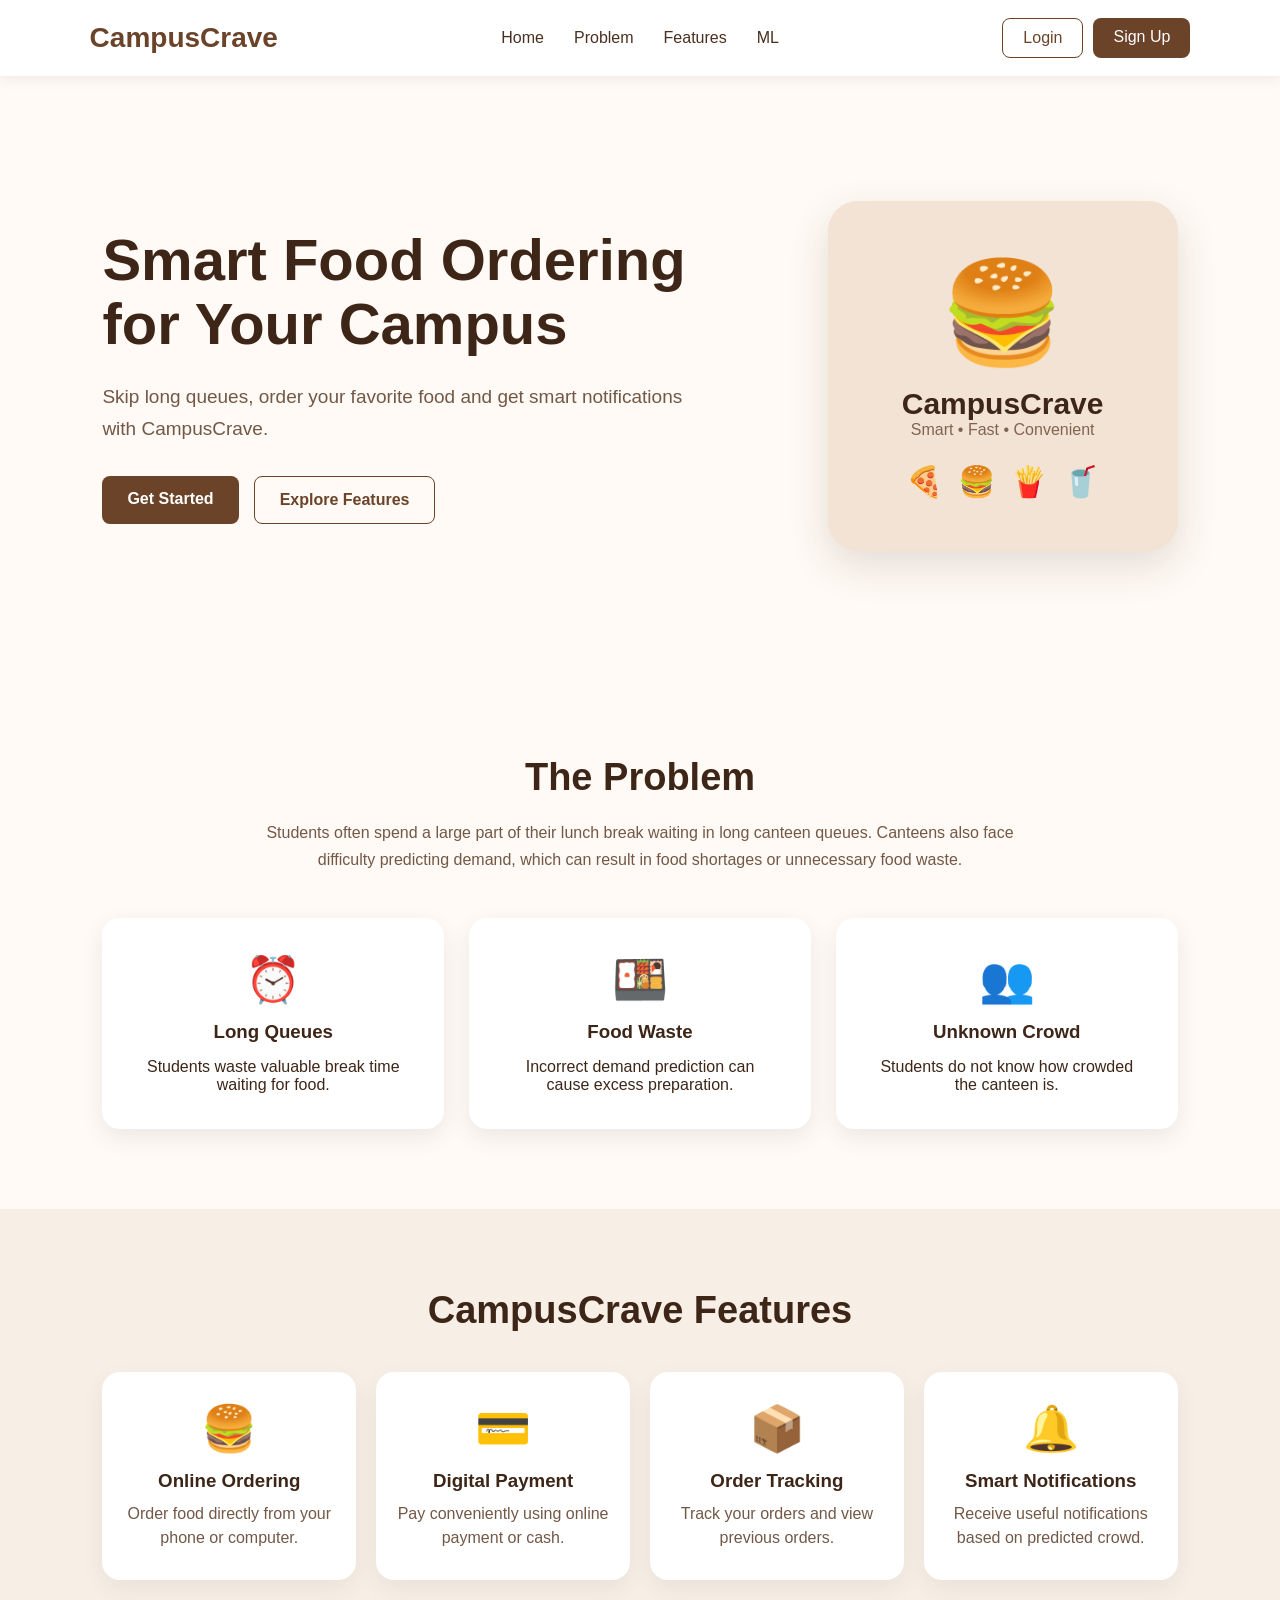
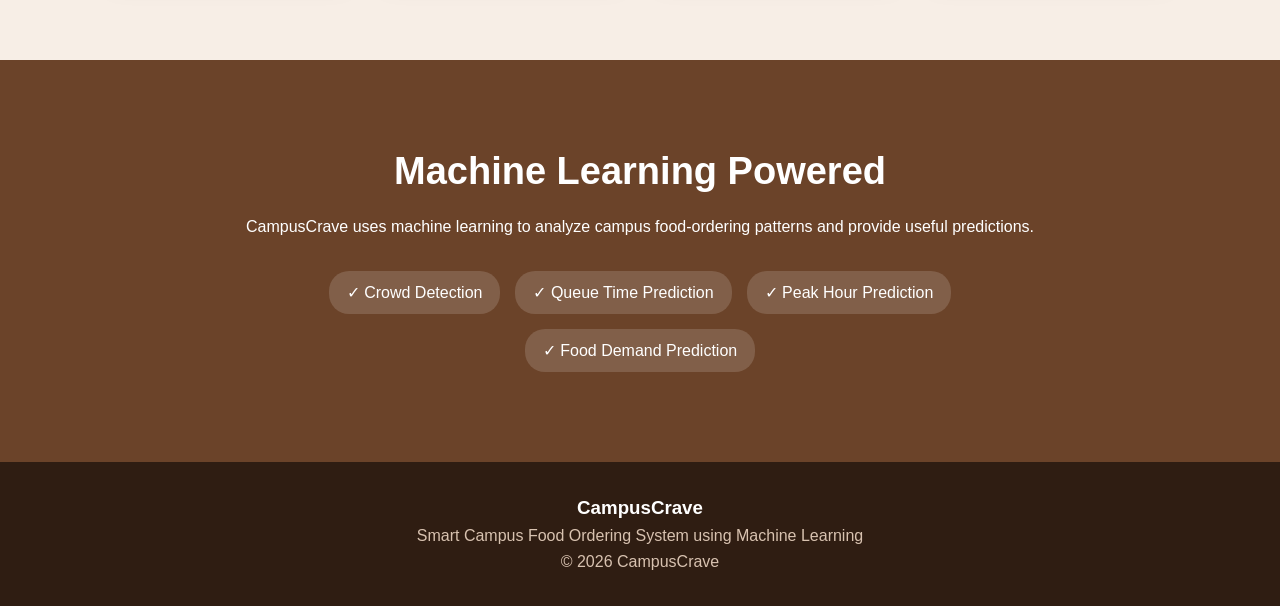
<file: index.html>
<!DOCTYPE html>
<html lang="en">
<head>
    <meta charset="UTF-8">
    <meta name="viewport" content="width=device-width, initial-scale=1.0">
    <title>CampusCrave - Smart Campus Food Ordering</title>
    <link rel="stylesheet" href="style.css">
</head>

<body>

<header class="navbar">
    <div class="logo">CampusCrave</div>

    <nav>
        <a href="index.html">Home</a>
        <a href="#problem">Problem</a>
        <a href="#features">Features</a>
        <a href="#ml">ML</a>
    </nav>

    <div class="nav-buttons">
        <a href="login.html" class="login-btn">Login</a>
        <a href="signup.html" class="signup-btn">Sign Up</a>
    </div>
</header>

<section class="hero">

    <div class="hero-content">
        <h1>Smart Food Ordering<br>for Your Campus</h1>

        <p>
            Skip long queues, order your favorite food and get
            smart notifications with CampusCrave.
        </p>

        <div class="hero-buttons">
            <a href="signup.html" class="primary-btn">Get Started</a>
            <a href="#features" class="secondary-btn">Explore Features</a>
        </div>
    </div>

    <div class="hero-card">
        <div class="food-icon">🍔</div>
        <h3>CampusCrave</h3>
        <p>Smart • Fast • Convenient</p>

        <div class="mini-foods">
            <span>🍕</span>
            <span>🍔</span>
            <span>🍟</span>
            <span>🥤</span>
        </div>
    </div>

</section>


<section id="problem" class="section">

    <h2>The Problem</h2>

    <p class="section-text">
        Students often spend a large part of their lunch break waiting
        in long canteen queues. Canteens also face difficulty predicting
        demand, which can result in food shortages or unnecessary food waste.
    </p>

    <div class="problem-grid">

        <div class="info-card">
            <span>⏰</span>
            <h3>Long Queues</h3>
            <p>Students waste valuable break time waiting for food.</p>
        </div>

        <div class="info-card">
            <span>🍱</span>
            <h3>Food Waste</h3>
            <p>Incorrect demand prediction can cause excess preparation.</p>
        </div>

        <div class="info-card">
            <span>👥</span>
            <h3>Unknown Crowd</h3>
            <p>Students do not know how crowded the canteen is.</p>
        </div>

    </div>

</section>


<section id="features" class="section features-section">

    <h2>CampusCrave Features</h2>

    <div class="feature-grid">

        <div class="feature-card">
            <div>🍔</div>
            <h3>Online Ordering</h3>
            <p>Order food directly from your phone or computer.</p>
        </div>

        <div class="feature-card">
            <div>💳</div>
            <h3>Digital Payment</h3>
            <p>Pay conveniently using online payment or cash.</p>
        </div>

        <div class="feature-card">
            <div>📦</div>
            <h3>Order Tracking</h3>
            <p>Track your orders and view previous orders.</p>
        </div>

        <div class="feature-card">
            <div>🔔</div>
            <h3>Smart Notifications</h3>
            <p>Receive useful notifications based on predicted crowd.</p>
        </div>

    </div>

</section>


<section id="ml" class="ml-section">

    <div class="ml-content">

        <h2>Machine Learning Powered</h2>

        <p>
            CampusCrave uses machine learning to analyze campus
            food-ordering patterns and provide useful predictions.
        </p>

        <div class="ml-list">
            <span>✓ Crowd Detection</span>
            <span>✓ Queue Time Prediction</span>
            <span>✓ Peak Hour Prediction</span>
            <span>✓ Food Demand Prediction</span>
        </div>

    </div>

</section>


<footer>
    <h3>CampusCrave</h3>
    <p>Smart Campus Food Ordering System using Machine Learning</p>
    <p>© 2026 CampusCrave</p>
</footer>

</body>
</html>
</file>
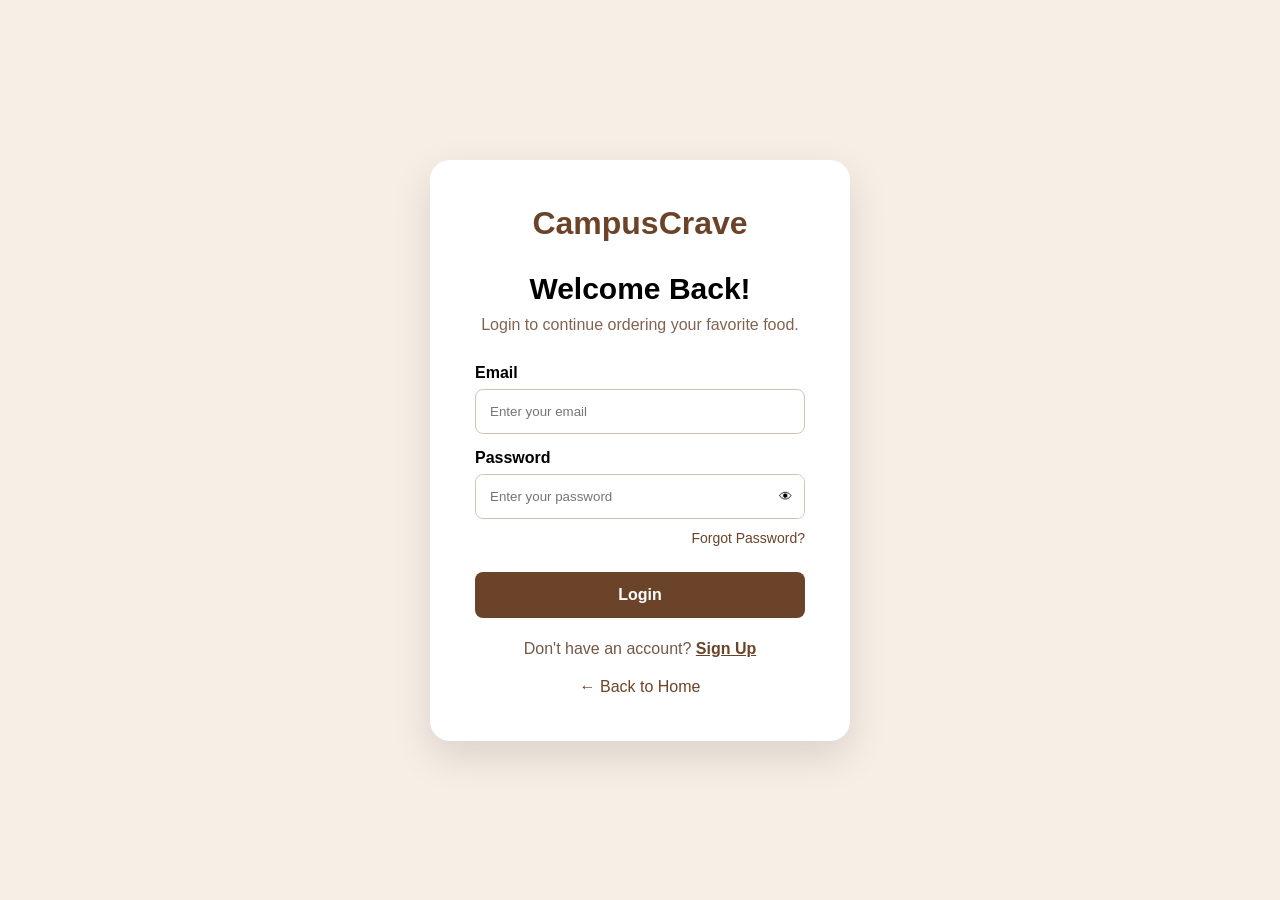
<file: cart.html>
<!DOCTYPE html>
<html lang="en">
<head>
    <meta charset="UTF-8">
    <meta name="viewport" content="width=device-width, initial-scale=1.0">
    <title>Cart - CampusCrave</title>
    <link rel="stylesheet" href="cart.css">
</head>

<body>

    <!-- NAVBAR -->
    <nav class="navbar">
        <div class="logo">CampusCrave</div>

        <div class="nav-links">
            <a href="dashboard.html">Dashboard</a>
            <a href="menu.html">Menu</a>
            <a href="orders.html">My Orders</a>
        </div>

        <div class="nav-right">
            <a href="cart.html" class="cart-link">
                🛒 Cart
                <span id="cartCount">0</span>
            </a>

            <button class="logout-btn" onclick="logout()">Logout</button>
        </div>
    </nav>


    <!-- CART SECTION -->
    <main class="cart-container">

        <div class="page-heading">
            <h1>🛒 Your Cart</h1>
            <p>Review your items before placing your order.</p>
        </div>


        <!-- CART CONTENT -->
        <div id="cartContent">

            <div id="cartItems" class="cart-items">
                <!-- Cart items will appear here -->
            </div>


            <!-- CART SUMMARY -->
            <div class="cart-summary">

                <h2>Order Summary</h2>

                <div class="summary-row">
                    <span>Items</span>
                    <span id="summaryItems">0</span>
                </div>

                <div class="summary-row">
                    <span>Subtotal</span>
                    <span>₹<span id="subtotal">0.00</span></span>
                </div>

                <div class="summary-row">
                    <span>Delivery Fee</span>
                    <span>₹<span id="deliveryFee">0.00</span></span>
                </div>

                <hr>

                <div class="summary-total">
                    <span>Total</span>
                    <span>₹<span id="totalPrice">0.00</span></span>
                </div>

                <button class="checkout-btn" onclick="proceedToPayment()">
                    Proceed to Payment →
                </button>

                <button class="clear-btn" onclick="clearCart()">
                    Clear Cart
                </button>

            </div>

        </div>


        <!-- EMPTY CART -->
        <div id="emptyCart" class="empty-cart">

            <div class="empty-icon">🛒</div>

            <h2>Your cart is empty</h2>

            <p>
                Looks like you haven't added anything to your cart yet.
            </p>

            <button onclick="goToMenu()">
                Browse Menu
            </button>

        </div>

    </main>


    <!-- FOOTER -->
    <footer>
        <p>© 2026 CampusCrave | Smart Campus Food Ordering</p>
    </footer>


    <script src="cart.js"></script>

</body>
</html>
</file>
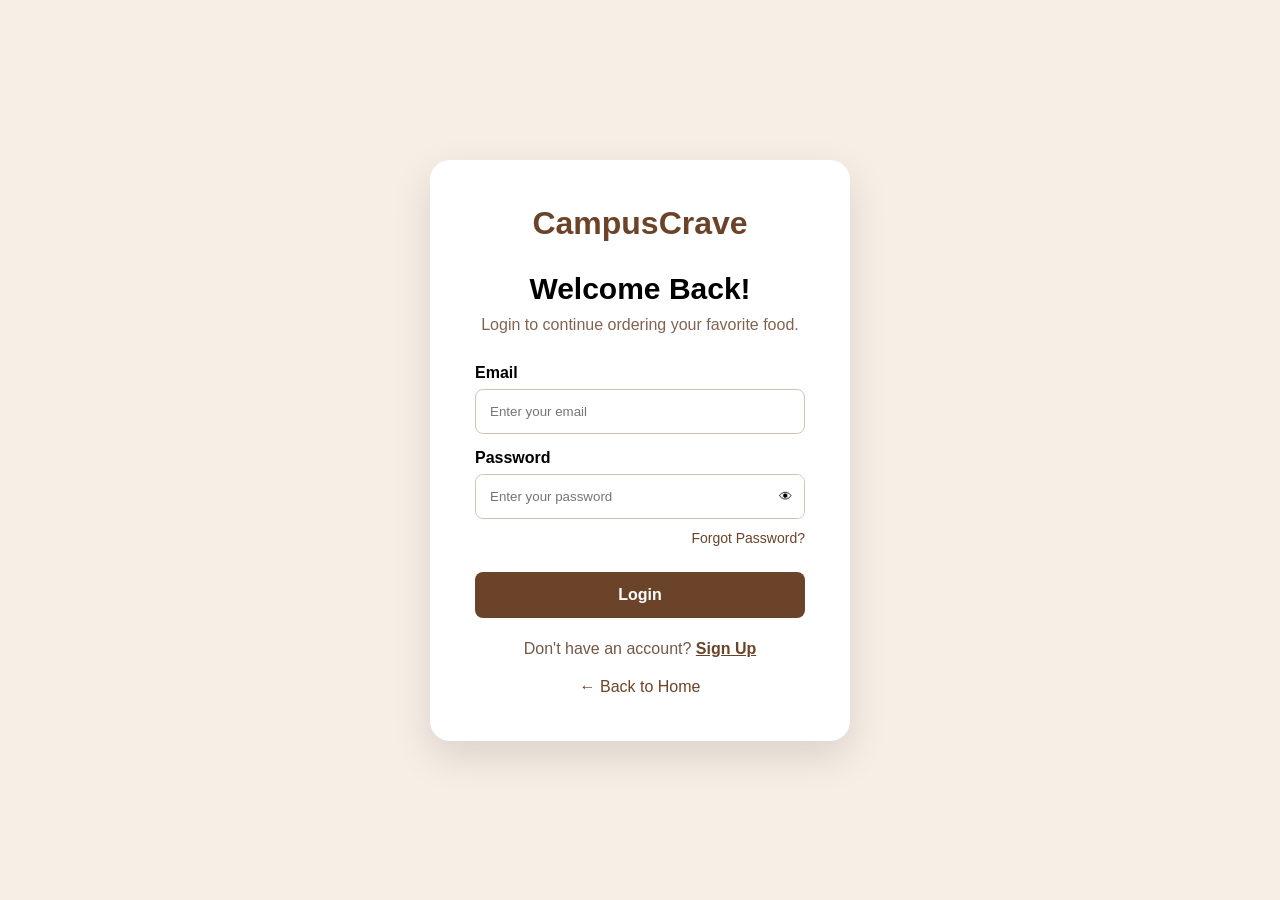
<file: dashboard.html>
<!DOCTYPE html>
<html lang="en">

<head>

    <meta charset="UTF-8">

    <meta
        name="viewport"
        content="width=device-width, initial-scale=1.0"
    >

    <title>CampusCrave | Dashboard</title>

    <link
        href="https://fonts.googleapis.com/css2?family=Poppins:wght@300;400;500;600;700&display=swap"
        rel="stylesheet"
    >

    <link
        rel="stylesheet"
        href="https://cdnjs.cloudflare.com/ajax/libs/font-awesome/6.5.1/css/all.min.css"
    >


    <style>

        /* =====================================================
           RESET
        ===================================================== */

        * {
            margin: 0;
            padding: 0;
            box-sizing: border-box;
        }

        html {
            scroll-behavior: smooth;
        }

        body {
            font-family: 'Poppins', sans-serif;
            background: #f7f7f7;
            color: #222;
            min-height: 100vh;
        }


        /* =====================================================
           NAVBAR
        ===================================================== */

        .navbar {
            width: 100%;
            height: 72px;

            background: #ffffff;

            display: flex;
            align-items: center;
            justify-content: space-between;

            padding: 0 7%;

            border-bottom: 1px solid #eeeeee;

            position: sticky;
            top: 0;
            z-index: 1000;
        }

        .logo {
            font-size: 23px;
            font-weight: 700;
            color: #ff5a36;
        }

        .nav-links {
            display: flex;
            align-items: center;
            gap: 30px;
        }

        .nav-links a {
            text-decoration: none;
            color: #444;

            font-size: 14px;
            font-weight: 500;

            transition: 0.3s;
        }

        .nav-links a:hover {
            color: #ff5a36;
        }

        #cartCount {
            display: inline-flex;

            align-items: center;
            justify-content: center;

            min-width: 20px;
            height: 20px;

            padding: 0 5px;

            margin-left: 4px;

            background: #ff5a36;
            color: white;

            border-radius: 50px;

            font-size: 11px;
            font-weight: 600;
        }

        .logout-btn {
            border: none;

            background: #ff5a36;
            color: white;

            padding: 10px 20px;

            border-radius: 8px;

            font-family: inherit;
            font-size: 13px;
            font-weight: 500;

            cursor: pointer;

            transition: 0.3s;
        }

        .logout-btn:hover {
            background: #e94d2c;
        }


        /* =====================================================
           DASHBOARD HEADER
        ===================================================== */

        .dashboard-header {
            width: 86%;
            max-width: 1250px;

            margin: 42px auto 32px;

            padding: 42px 45px;

            background: linear-gradient(
                135deg,
                #fff1eb,
                #fffaf8
            );

            border-radius: 18px;

            border: 1px solid #ffe2d8;
        }

        .small-title {
            color: #ff5a36;

            font-size: 14px;
            font-weight: 600;

            margin-bottom: 7px;
        }

        .dashboard-header h1 {
            font-size: 32px;
            font-weight: 700;

            color: #222;

            margin-bottom: 6px;
        }

        .dashboard-header h1 span {
            color: #ff5a36;
        }

        .dashboard-header > div > p:last-child {
            color: #777;

            font-size: 14px;
        }


        /* =====================================================
           SECTIONS
        ===================================================== */

        .section {
            width: 86%;
            max-width: 1250px;

            margin: 0 auto 45px;
        }

        .section-heading {
            margin-bottom: 20px;
        }

        .section-heading h2 {
            font-size: 22px;
            font-weight: 600;

            color: #222;

            margin-bottom: 5px;
        }

        .section-heading p {
            color: #888;

            font-size: 13px;
        }


        /* =====================================================
           QUICK GRID
        ===================================================== */

        .quick-grid {
            display: grid;

            grid-template-columns: repeat(3, 1fr);

            gap: 22px;

            width: 100%;
        }


        /* =====================================================
           CARDS
        ===================================================== */

        .quick-card {
            background: #ffffff;

            border: 1px solid #eeeeee;

            border-radius: 15px;

            padding: 25px;

            min-height: 190px;

            display: flex;
            flex-direction: column;
            align-items: flex-start;

            box-shadow:
                0 5px 20px rgba(0, 0, 0, 0.04);

            transition:
                transform 0.25s ease,
                box-shadow 0.25s ease;
        }

        .quick-card:hover {
            transform: translateY(-4px);

            box-shadow:
                0 10px 28px rgba(0, 0, 0, 0.08);
        }

        .quick-icon {
            width: 50px;
            height: 50px;

            display: flex;
            align-items: center;
            justify-content: center;

            background: #fff1ec;

            border-radius: 12px;

            font-size: 24px;

            margin-bottom: 15px;
        }

        .quick-card h3 {
            font-size: 17px;
            font-weight: 600;

            color: #222;

            margin-bottom: 7px;
        }

        .quick-card p {
            color: #777;

            font-size: 13px;

            line-height: 1.6;

            margin-bottom: 12px;
        }

        .quick-card button {
            margin-top: auto;

            border: none;

            background: #ff5a36;
            color: #ffffff;

            padding: 9px 17px;

            border-radius: 7px;

            font-family: inherit;

            font-size: 12px;
            font-weight: 500;

            cursor: pointer;

            transition: 0.25s;
        }

        .quick-card button:hover {
            background: #e94d2c;
        }


        /* =====================================================
           ORDER FOOD / CART / ORDERS
        ===================================================== */

        .quick-card[onclick] {
            cursor: pointer;
        }


        /* =====================================================
           RECOMMENDATIONS
        ===================================================== */

        #recommendations {
            min-height: 100px;
        }

        #recommendations .quick-card {
            min-height: 215px;
        }


        /* =====================================================
           RECENT ORDERS
        ===================================================== */

        #recentOrders {
            min-height: 100px;
        }

        #recentOrders .quick-card {
            min-height: 180px;
        }


        /* =====================================================
           SMART CANTEEN
        ===================================================== */

        #crowdLevel,
        #queueTime,
        #peakHour {
            color: #ff5a36;

            font-size: 21px;

            font-weight: 600;

            margin-top: 2px;
        }


        /* =====================================================
           SMART NOTIFICATION
        ===================================================== */

        .smart-notification {
            width: 100%;

            display: flex;
            align-items: center;

            gap: 18px;

            padding: 23px 25px;

            background: #ffffff;

            border: 1px solid #eeeeee;

            border-left: 4px solid #ff5a36;

            border-radius: 13px;

            box-shadow:
                0 5px 20px rgba(0, 0, 0, 0.04);
        }

        .smart-notification .quick-icon {
            flex-shrink: 0;

            margin-bottom: 0;
        }

        .smart-notification h3 {
            font-size: 16px;
            font-weight: 600;

            margin-bottom: 5px;
        }

        .smart-notification p {
            color: #777;

            font-size: 13px;

            line-height: 1.6;
        }


        /* =====================================================
           FOOTER
        ===================================================== */

        footer {
            width: 100%;

            background: #222;

            color: white;

            margin-top: 65px;

            padding: 45px 7% 30px;
        }

        .footer-content {
            max-width: 1250px;

            margin: auto;

            text-align: center;
        }

        .footer-content h2 {
            font-size: 22px;

            margin-bottom: 10px;
        }

        .footer-content > p {
            color: #aaa;

            font-size: 13px;

            margin-bottom: 6px;
        }

        .footer-links {
            display: flex;

            align-items: center;
            justify-content: center;

            gap: 28px;

            margin: 25px 0;
        }

        .footer-links a {
            color: #ddd;

            text-decoration: none;

            font-size: 13px;

            transition: 0.3s;
        }

        .footer-links a:hover {
            color: #ff5a36;
        }

        .copyright {
            border-top: 1px solid #3a3a3a;

            padding-top: 20px;

            margin-top: 20px !important;

            color: #888 !important;

            font-size: 12px !important;
        }

        .copyright strong {
            color: #ccc;
        }


        /* =====================================================
           TABLET
        ===================================================== */

        @media (max-width: 900px) {

            .navbar {
                padding: 0 4%;
            }

            .nav-links {
                gap: 17px;
            }

            .dashboard-header,
            .section {
                width: 92%;
            }

            .quick-grid {
                grid-template-columns: repeat(2, 1fr);
            }
        }


        /* =====================================================
           MOBILE
        ===================================================== */

        @media (max-width: 600px) {

            .navbar {
                height: auto;

                min-height: 70px;

                padding: 14px 5%;

                flex-wrap: wrap;

                gap: 12px;
            }

            .logo {
                font-size: 19px;
            }

            .nav-links {
                width: 100%;

                order: 3;

                justify-content: center;

                gap: 17px;
            }

            .nav-links a {
                font-size: 12px;
            }

            .logout-btn {
                padding: 8px 14px;
            }

            .dashboard-header {
                width: 90%;

                margin-top: 25px;

                padding: 28px 24px;
            }

            .dashboard-header h1 {
                font-size: 25px;
            }

            .section {
                width: 90%;

                margin-bottom: 35px;
            }

            .section-heading h2 {
                font-size: 19px;
            }

            .quick-grid {
                grid-template-columns: 1fr;

                gap: 16px;
            }

            .quick-card {
                min-height: 175px;

                padding: 22px;
            }

            .smart-notification {
                align-items: flex-start;

                padding: 20px;
            }

            .footer-links {
                flex-wrap: wrap;

                gap: 15px;
            }
        }

    </style>

</head>


<body>


<!-- =====================================================
     NAVBAR
===================================================== -->

<nav class="navbar">

    <div class="logo">
        🍔 CampusCrave
    </div>

    <div class="nav-links">

        <a href="dashboard.html">
            Dashboard
        </a>

        <a href="menu.html">
            Menu
        </a>

        <a href="orders.html">
            Orders
        </a>

        <a href="cart.html">
            Cart
            <span id="cartCount">0</span>
        </a>

    </div>

    <button
        class="logout-btn"
        onclick="logout()"
    >
        Logout
    </button>

</nav>



<!-- =====================================================
     DASHBOARD HEADER
===================================================== -->

<section class="dashboard-header">

    <div>

        <p class="small-title">
            Welcome back 👋
        </p>

        <h1>
            Hello,
            <span id="welcomeName">Student</span>!
        </h1>

        <p>
            What would you like to eat today?
        </p>

    </div>

</section>



<!-- =====================================================
     QUICK ACTIONS
===================================================== -->

<section class="section">

    <div class="section-heading">

        <div>

            <h2>
                Quick Actions
            </h2>

            <p>
                Everything you need in one place.
            </p>

        </div>

    </div>


    <div class="quick-grid">


        <!-- ORDER FOOD -->

        <div
            class="quick-card"
            onclick="window.location.href='menu.html'"
        >

            <div class="quick-icon">
                🍔
            </div>

            <h3>
                Order Food
            </h3>

            <p>
                Browse the menu and order your favorite food.
            </p>

            <button type="button">
                Order Now →
            </button>

        </div>



        <!-- CART -->

        <div
            class="quick-card"
            onclick="window.location.href='cart.html'"
        >

            <div class="quick-icon">
                🛒
            </div>

            <h3>
                My Cart
            </h3>

            <p>
                View your selected food items.
            </p>

            <button type="button">
                View Cart →
            </button>

        </div>



        <!-- ORDERS -->

        <div
            class="quick-card"
            onclick="window.location.href='orders.html'"
        >

            <div class="quick-icon">
                📦
            </div>

            <h3>
                My Orders
            </h3>

            <p>
                Track your previous and current orders.
            </p>

            <button type="button">
                View Orders →
            </button>

        </div>


    </div>

</section>



<!-- =====================================================
     RECOMMENDATIONS
===================================================== -->

<section class="section">

    <div class="section-heading">

        <div>

            <h2>
                Recommended for You 🍕
            </h2>

            <p>
                Based on your ordering history.
            </p>

        </div>

    </div>


    <div
        class="quick-grid"
        id="recommendations"
    >

        <p>
            Loading recommendations...
        </p>

    </div>

</section>



<!-- =====================================================
     RECENT ORDERS
===================================================== -->

<section class="section">

    <div class="section-heading">

        <div>

            <h2>
                Recent Orders
            </h2>

            <p>
                Your latest CampusCrave orders.
            </p>

        </div>

    </div>


    <div
        class="quick-grid"
        id="recentOrders"
    >

        <p>
            Loading recent orders...
        </p>

    </div>

</section>



<!-- =====================================================
     SMART CANTEEN PREDICTION
===================================================== -->

<section class="section">

    <div class="section-heading">

        <div>

            <h2>
                🤖 Smart Canteen Prediction
            </h2>

            <p>
                AI-powered canteen demand prediction.
            </p>

        </div>

    </div>


    <div class="quick-grid">


        <!-- CROWD LEVEL -->

        <div class="quick-card">

            <div class="quick-icon">
                👥
            </div>

            <h3>
                Crowd Level
            </h3>

            <h3 id="crowdLevel">
                Medium
            </h3>

        </div>



        <!-- QUEUE TIME -->

        <div class="quick-card">

            <div class="quick-icon">
                ⏱️
            </div>

            <h3>
                Estimated Queue
            </h3>

            <h3 id="queueTime">
                10 - 15 min
            </h3>

        </div>



        <!-- PEAK HOUR -->

        <div class="quick-card">

            <div class="quick-icon">
                📈
            </div>

            <h3>
                Peak Hour
            </h3>

            <h3 id="peakHour">
                12:30 PM
            </h3>

        </div>


    </div>

</section>



<!-- =====================================================
     SMART RECOMMENDATION
===================================================== -->

<section class="section">

    <div class="smart-notification">

        <div class="quick-icon">
            💡
        </div>

        <div>

            <h3>
                Smart Recommendation
            </h3>

            <p id="smartMessage">
                CampusCrave is analyzing today's
                canteen demand...
            </p>

        </div>

    </div>

</section>



<!-- =====================================================
     FOOTER
===================================================== -->

<footer>

    <div class="footer-content">

        <h2>
            🍔 CampusCrave
        </h2>

        <p>
            Smart Campus Food Ordering System
        </p>

        <p>
            Fresh Food • Fast Delivery • Zero Queue
        </p>


        <div class="footer-links">

            <a href="dashboard.html">
                Dashboard
            </a>

            <a href="menu.html">
                Menu
            </a>

            <a href="cart.html">
                Cart
            </a>

            <a href="orders.html">
                Orders
            </a>

        </div>


        <p class="copyright">

            © 2026 CampusCrave |
            Developed by
            <strong>
                K.S. Rakshni & Harini.T
            </strong>

        </p>

    </div>

</footer>



<!-- =====================================================
     JAVASCRIPT
===================================================== -->

<script src="./dashboard.js"></script>


</body>

</html>
</file>
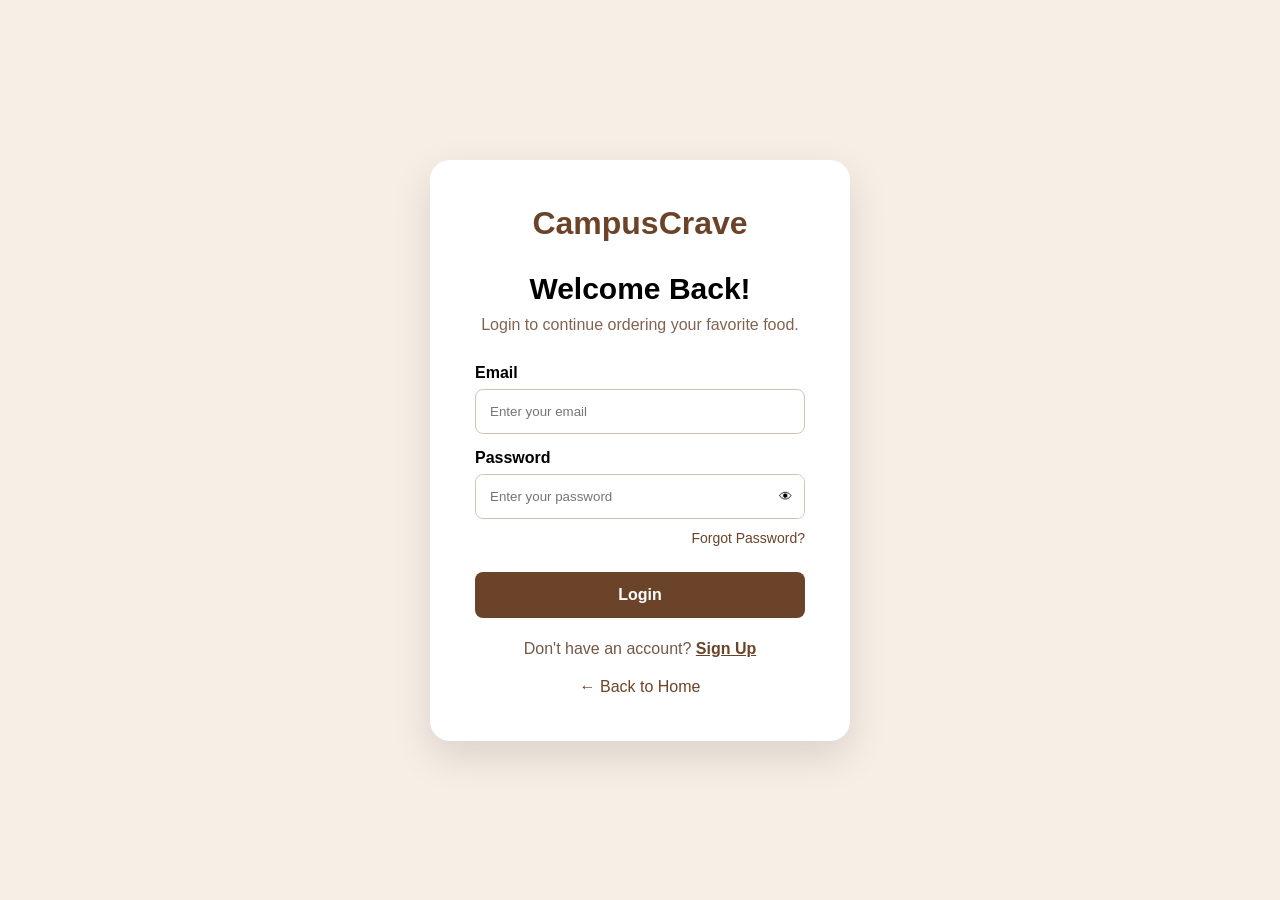
<file: login.html>
<!DOCTYPE html>
<html lang="en">

<head>
    <meta charset="UTF-8">
    <meta name="viewport" content="width=device-width, initial-scale=1.0">
    <title>CampusCrave - Login</title>
    <link rel="stylesheet" href="login.css">
</head>

<body>

<div class="login-container">

    <div class="login-box">

        <div class="logo">CampusCrave</div>

        <h1>Welcome Back!</h1>

        <p class="subtitle">
            Login to continue ordering your favorite food.
        </p>

        <form id="loginForm">

            <label>Email</label>

            <input
                type="email"
                id="email"
                placeholder="Enter your email"
                required
            >

            <label>Password</label>

            <div class="password-box">

                <input
                    type="password"
                    id="password"
                    placeholder="Enter your password"
                    required
                >

                <button type="button" onclick="togglePassword()">
                    👁
                </button>

            </div>

            <div class="forgot">
                <a href="#" onclick="forgotPassword()">
                    Forgot Password?
                </a>
            </div>

            <button type="submit" class="login-button">
                Login
            </button>

        </form>

        <p class="signup-text">
            Don't have an account?
            <a href="signup.html">Sign Up</a>
        </p>

        <a href="index.html" class="home-link">
            ← Back to Home
        </a>

    </div>

</div>

<script src="login.js"></script>

</body>
</html>
</file>
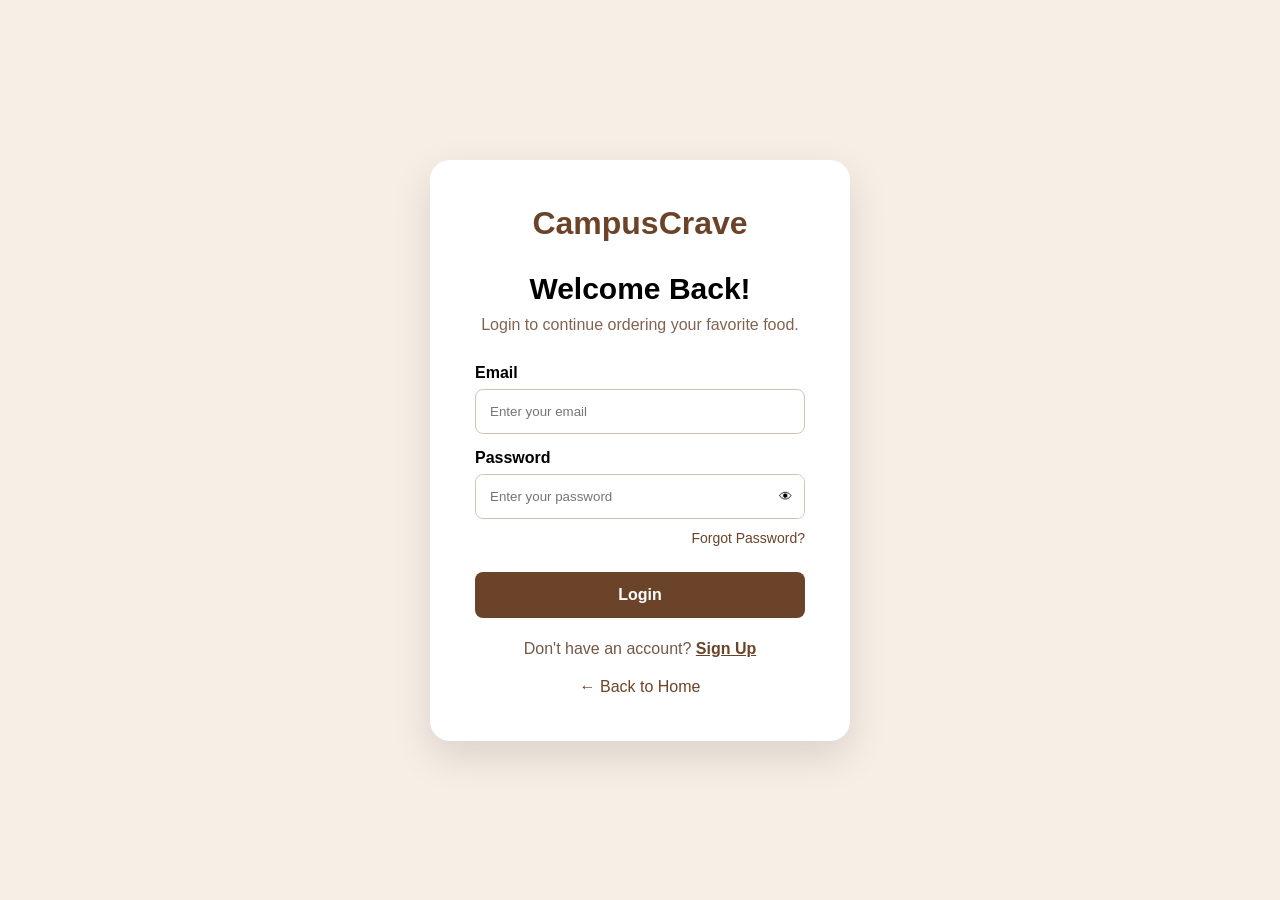
<file: payment.html>
<!DOCTYPE html>
<html lang="en">
<head>
    <meta charset="UTF-8">
    <meta name="viewport" content="width=device-width, initial-scale=1.0">
    <title>CampusCrave - Payment</title>

    <link rel="stylesheet" href="payment.css">
</head>

<body>

    <nav class="navbar">
        <div class="logo">CampusCrave 🍴</div>

        <div class="nav-links">
            <a href="dashboard.html">Dashboard</a>
            <a href="menu.html">Menu</a>
            <a href="cart.html">Cart 🛒</a>
            <a href="orders.html">My Orders</a>
        </div>
    </nav>


    <main class="payment-container">

        <h1>Complete Your Payment</h1>
        <p class="subtitle">Choose your preferred payment method</p>


        <!-- ORDER SUMMARY -->

        <section class="order-summary">

            <h2>Order Summary</h2>

            <div id="orderItems"></div>

            <div class="total-row">
                <span>Subtotal</span>
                <span id="subtotal">₹0</span>
            </div>

            <div class="total-row">
                <span>Delivery Fee</span>
                <span id="deliveryFee">₹0</span>
            </div>

            <div class="grand-total">
                <span>Total Amount</span>
                <span id="totalAmount">₹0</span>
            </div>

        </section>


        <!-- PAYMENT METHODS -->

        <section class="payment-method">

            <h2>Payment Method</h2>

            <div class="payment-options">

                <button
                    type="button"
                    class="payment-option"
                    id="cashOption"
                    onclick="selectPayment('cash')">

                    <span class="payment-icon">💵</span>

                    <div>
                        <strong>Pay by Cash</strong>
                        <small>Pay when you receive your order</small>
                    </div>

                </button>


                <button
                    type="button"
                    class="payment-option"
                    id="upiOption"
                    onclick="selectPayment('upi')">

                    <span class="payment-icon">📱</span>

                    <div>
                        <strong>Pay by UPI</strong>
                        <small>Scan QR code and pay securely</small>
                    </div>

                </button>

            </div>


            <!-- CASH SECTION -->

            <div id="cashPayment" class="payment-box">

                <div class="cash-icon">💵</div>

                <h3>Cash on Delivery</h3>

                <p>
                    You can pay the amount in cash when your food is delivered.
                </p>

            </div>


            <!-- UPI SECTION -->

            <div id="upiPayment" class="payment-box">

                <h3>📱 Scan & Pay</h3>

                <p>Scan the QR code using any UPI app</p>

                <div class="qr-container">

                    <!-- Demo QR -->
                    <img
                        id="qrCode"
                        src="https://api.qrserver.com/v1/create-qr-code/?size=250x250&data=CampusCrave-UPI-Payment"
                        alt="UPI QR Code">

                </div>

                <div class="upi-id">
                    UPI ID: <strong>campuscrave@upi</strong>
                </div>

                <p class="qr-note">
                    Open Google Pay, PhonePe, Paytm or another UPI app
                    and scan this QR code.
                </p>

                <button
                    type="button"
                    class="payment-done-btn"
                    onclick="paymentCompleted()">

                    ✓ Payment Done

                </button>

            </div>

        </section>


        <!-- PLACE ORDER -->

        <button
            id="placeOrderBtn"
            class="place-order-btn"
            onclick="placeOrder()">

            Select Payment Method

        </button>


        <button
            class="back-btn"
            onclick="window.location.href='cart.html'">

            ← Back to Cart

        </button>

    </main>


    <script src="payment.js"></script>

</body>
</html>
</file>
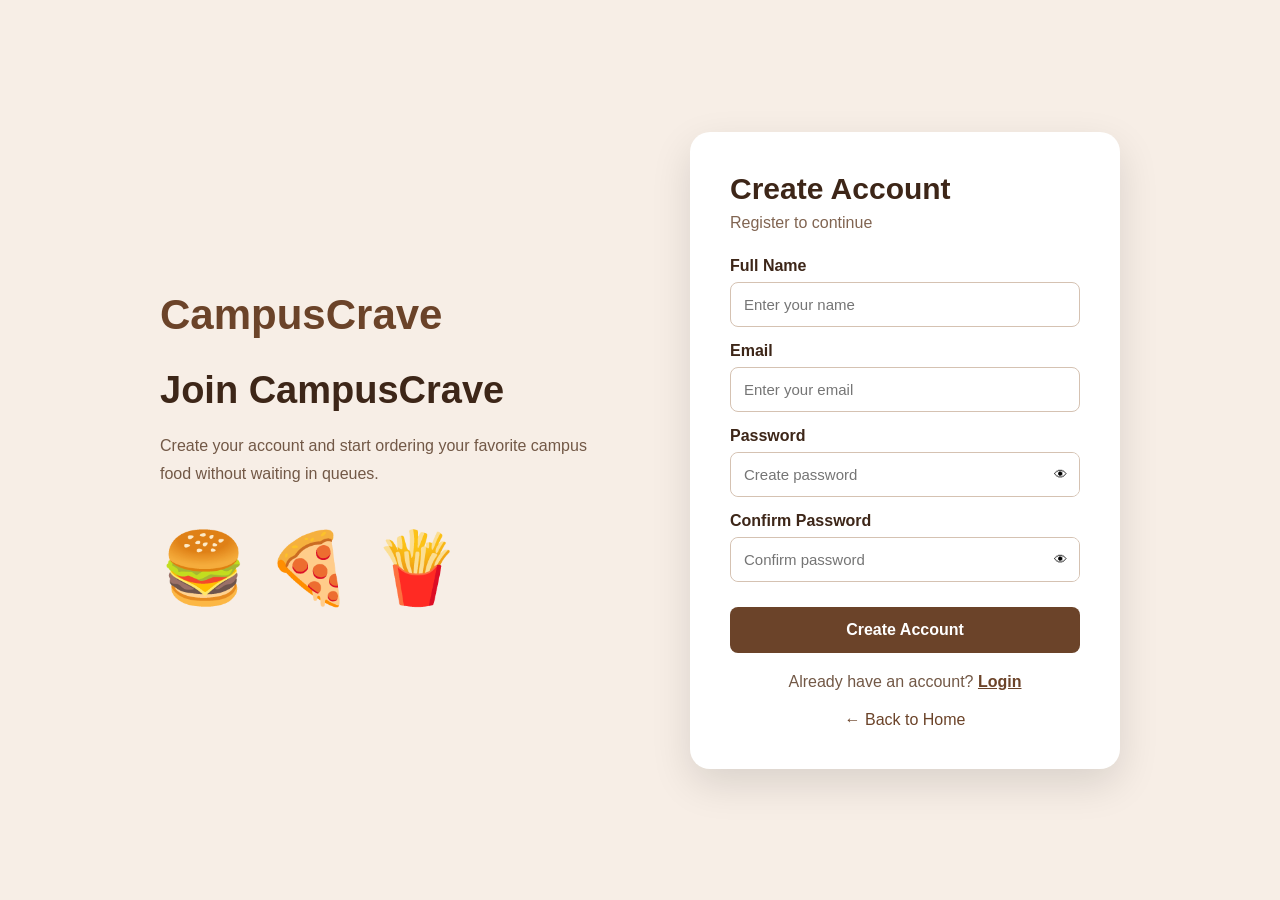
<file: signup.html>
<!DOCTYPE html>
<html lang="en">
<head>
    <meta charset="UTF-8">
    <meta name="viewport" content="width=device-width, initial-scale=1.0">
    <title>CampusCrave - Sign Up</title>
    <link rel="stylesheet" href="signup.css">
</head>

<body>

<div class="auth-container">

    <div class="auth-left">
        <h1>CampusCrave</h1>
        <h2>Join CampusCrave</h2>

        <p>
            Create your account and start ordering
            your favorite campus food without waiting in queues.
        </p>

        <div class="auth-food">🍔 🍕 🍟</div>
    </div>


    <div class="auth-box">

        <h2>Create Account</h2>
        <p class="subtitle">Register to continue</p>

        <form id="signupForm">

            <label>Full Name</label>
            <input
                type="text"
                id="name"
                placeholder="Enter your name"
                required
            >

            <label>Email</label>
            <input
                type="email"
                id="email"
                placeholder="Enter your email"
                required
            >

            <label>Password</label>

            <div class="password-box">
                <input
                    type="password"
                    id="password"
                    placeholder="Create password"
                    required
                >
                <button type="button" onclick="togglePassword('password')">
                    👁
                </button>
            </div>

            <label>Confirm Password</label>

            <div class="password-box">
                <input
                    type="password"
                    id="confirmPassword"
                    placeholder="Confirm password"
                    required
                >
                <button type="button" onclick="togglePassword('confirmPassword')">
                    👁
                </button>
            </div>

            <button type="submit" class="auth-btn">
                Create Account
            </button>

        </form>

        <p class="bottom-text">
            Already have an account?
            <a href="login.html">Login</a>
        </p>

        <a href="index.html" class="back-home">← Back to Home</a>

    </div>

</div>

<script src="signup.js"></script>

</body>
</html>
</file>
<file: style.css>
* {
    margin: 0;
    padding: 0;
    box-sizing: border-box;
}

html {
    scroll-behavior: smooth;
}

body {
    font-family: Arial, sans-serif;
    background: #fffaf5;
    color: #3d2618;
}

/* NAVBAR */

.navbar {
    width: 100%;
    padding: 18px 7%;
    display: flex;
    align-items: center;
    justify-content: space-between;
    background: white;
    box-shadow: 0 2px 15px rgba(0,0,0,0.08);
    position: sticky;
    top: 0;
    z-index: 1000;
}

.logo {
    font-size: 28px;
    font-weight: bold;
    color: #6b4329;
}

nav {
    display: flex;
    gap: 30px;
}

nav a {
    text-decoration: none;
    color: #4a3020;
    font-weight: 500;
}

nav a:hover {
    color: #a66a3f;
}

.nav-buttons {
    display: flex;
    gap: 10px;
}

.login-btn,
.signup-btn {
    padding: 10px 20px;
    border-radius: 8px;
    text-decoration: none;
}

.login-btn {
    color: #6b4329;
    border: 1px solid #6b4329;
}

.signup-btn {
    background: #6b4329;
    color: white;
}


/* HERO */

.hero {
    min-height: 600px;
    padding: 80px 8%;
    display: flex;
    justify-content: space-between;
    align-items: center;
    gap: 50px;
}

.hero-content {
    max-width: 600px;
}

.hero-content h1 {
    font-size: 58px;
    line-height: 1.1;
    margin-bottom: 25px;
}

.hero-content p {
    font-size: 19px;
    line-height: 1.7;
    color: #725846;
    margin-bottom: 30px;
}

.hero-buttons {
    display: flex;
    gap: 15px;
}

.primary-btn,
.secondary-btn {
    padding: 14px 25px;
    border-radius: 8px;
    text-decoration: none;
    font-weight: bold;
}

.primary-btn {
    background: #6b4329;
    color: white;
}

.secondary-btn {
    border: 1px solid #6b4329;
    color: #6b4329;
}


/* HERO CARD */

.hero-card {
    width: 350px;
    height: 350px;
    background: #f2e3d5;
    border-radius: 30px;
    display: flex;
    flex-direction: column;
    align-items: center;
    justify-content: center;
    box-shadow: 0 15px 40px rgba(80,50,30,0.15);
}

.food-icon {
    font-size: 100px;
}

.hero-card h3 {
    font-size: 30px;
    margin-top: 15px;
}

.hero-card p {
    color: #806451;
}

.mini-foods {
    display: flex;
    gap: 15px;
    margin-top: 25px;
    font-size: 30px;
}


/* SECTIONS */

.section {
    padding: 80px 8%;
    text-align: center;
}

.section h2,
.ml-section h2 {
    font-size: 38px;
    margin-bottom: 20px;
}

.section-text {
    max-width: 750px;
    margin: auto;
    line-height: 1.7;
    color: #725846;
}


/* PROBLEM */

.problem-grid {
    margin-top: 45px;
    display: grid;
    grid-template-columns: repeat(3, 1fr);
    gap: 25px;
}

.info-card {
    background: white;
    padding: 35px;
    border-radius: 18px;
    box-shadow: 0 8px 25px rgba(0,0,0,0.08);
}

.info-card span {
    font-size: 45px;
}

.info-card h3 {
    margin: 15px 0;
}


/* FEATURES */

.features-section {
    background: #f7eee6;
}

.feature-grid {
    display: grid;
    grid-template-columns: repeat(4, 1fr);
    gap: 20px;
    margin-top: 40px;
}

.feature-card {
    background: white;
    padding: 30px 20px;
    border-radius: 18px;
    box-shadow: 0 8px 25px rgba(0,0,0,0.06);
}

.feature-card div {
    font-size: 45px;
}

.feature-card h3 {
    margin: 15px 0 10px;
}

.feature-card p {
    color: #725846;
    line-height: 1.5;
}


/* ML */

.ml-section {
    padding: 90px 8%;
    background: #6b4329;
    color: white;
    text-align: center;
}

.ml-content {
    max-width: 850px;
    margin: auto;
}

.ml-content p {
    line-height: 1.7;
    margin-bottom: 30px;
}

.ml-list {
    display: flex;
    justify-content: center;
    gap: 15px;
    flex-wrap: wrap;
}

.ml-list span {
    background: rgba(255,255,255,0.15);
    padding: 12px 18px;
    border-radius: 20px;
}


/* FOOTER */

footer {
    text-align: center;
    padding: 35px;
    background: #2f1d12;
    color: white;
}

footer p {
    margin-top: 8px;
    color: #d8c2b0;
}


/* RESPONSIVE */

@media (max-width: 900px) {

    .hero {
        flex-direction: column;
        text-align: center;
    }

    .hero-buttons {
        justify-content: center;
    }

    .problem-grid {
        grid-template-columns: 1fr;
    }

    .feature-grid {
        grid-template-columns: repeat(2, 1fr);
    }

    nav {
        display: none;
    }
}

@media (max-width: 550px) {

    .hero-content h1 {
        font-size: 40px;
    }

    .hero-card {
        width: 280px;
        height: 280px;
    }

    .feature-grid {
        grid-template-columns: 1fr;
    }

    .navbar {
        padding: 15px 4%;
    }
}
</file>
<file: cart.css>
* {
    margin: 0;
    padding: 0;
    box-sizing: border-box;
}

body {
    font-family: Arial, sans-serif;
    background: #f7eee6;
    color: #3f2a1d;
    min-height: 100vh;
}


/* ================= NAVBAR ================= */

.navbar {
    height: 75px;
    background: #fffaf5;
    display: flex;
    align-items: center;
    justify-content: space-between;
    padding: 0 7%;
    box-shadow: 0 3px 12px rgba(80, 45, 20, 0.1);
    position: sticky;
    top: 0;
    z-index: 100;
}

.logo {
    font-size: 30px;
    font-weight: bold;
    color: #6b4329;
}

.nav-links {
    display: flex;
    gap: 35px;
}

.nav-links a {
    text-decoration: none;
    color: #4b3324;
    font-weight: 600;
    transition: 0.3s;
}

.nav-links a:hover {
    color: #8a5a38;
}

.nav-right {
    display: flex;
    align-items: center;
    gap: 18px;
}

.cart-link {
    text-decoration: none;
    color: #6b4329;
    font-weight: bold;
}

#cartCount {
    background: #6b4329;
    color: white;
    padding: 4px 8px;
    border-radius: 20px;
    font-size: 12px;
    margin-left: 4px;
}

.logout-btn {
    border: none;
    background: #6b4329;
    color: white;
    padding: 10px 18px;
    border-radius: 8px;
    cursor: pointer;
    font-weight: bold;
}

.logout-btn:hover {
    background: #8a5a38;
}


/* ================= CONTAINER ================= */

.cart-container {
    width: 90%;
    max-width: 1150px;
    margin: 45px auto;
}


/* ================= HEADING ================= */

.page-heading {
    text-align: center;
    margin-bottom: 35px;
}

.page-heading h1 {
    font-size: 36px;
    color: #6b4329;
    margin-bottom: 8px;
}

.page-heading p {
    color: #765d4b;
    font-size: 16px;
}


/* ================= CART CONTENT ================= */

#cartContent {
    display: grid;
    grid-template-columns: 1fr 350px;
    gap: 30px;
    align-items: start;
}


/* ================= CART ITEMS ================= */

.cart-items {
    display: flex;
    flex-direction: column;
    gap: 18px;
}

.cart-item {
    background: #fffaf5;
    border-radius: 15px;
    padding: 20px;
    display: flex;
    align-items: center;
    justify-content: space-between;
    gap: 20px;
    box-shadow: 0 5px 18px rgba(80, 45, 20, 0.08);
}

.item-left {
    display: flex;
    align-items: center;
    gap: 18px;
}

.item-image {
    width: 80px;
    height: 80px;
    background: #ead8c7;
    border-radius: 12px;
    display: flex;
    align-items: center;
    justify-content: center;
    font-size: 40px;
}

.item-info h3 {
    color: #4b3324;
    margin-bottom: 7px;
}

.item-price {
    color: #8a5a38;
    font-weight: bold;
}


/* ================= QUANTITY ================= */

.quantity-box {
    display: flex;
    align-items: center;
    gap: 12px;
}

.quantity-box button {
    width: 32px;
    height: 32px;
    border: none;
    border-radius: 7px;
    background: #ead8c7;
    color: #6b4329;
    font-size: 20px;
    font-weight: bold;
    cursor: pointer;
}

.quantity-box button:hover {
    background: #d8b79a;
}

.quantity {
    min-width: 25px;
    text-align: center;
    font-weight: bold;
}


/* ================= ITEM TOTAL ================= */

.item-total {
    font-weight: bold;
    color: #6b4329;
    min-width: 80px;
    text-align: right;
}


/* ================= REMOVE ================= */

.remove-btn {
    border: none;
    background: transparent;
    color: #b14c3b;
    cursor: pointer;
    font-size: 14px;
}

.remove-btn:hover {
    text-decoration: underline;
}


/* ================= SUMMARY ================= */

.cart-summary {
    background: #fffaf5;
    padding: 25px;
    border-radius: 15px;
    box-shadow: 0 5px 18px rgba(80, 45, 20, 0.1);
    position: sticky;
    top: 100px;
}

.cart-summary h2 {
    color: #6b4329;
    margin-bottom: 25px;
}

.summary-row {
    display: flex;
    justify-content: space-between;
    margin: 15px 0;
    color: #654d3b;
}

.cart-summary hr {
    border: none;
    border-top: 1px solid #dfcbb9;
    margin: 20px 0;
}

.summary-total {
    display: flex;
    justify-content: space-between;
    font-size: 20px;
    font-weight: bold;
    color: #4b3324;
    margin-bottom: 25px;
}


/* ================= CHECKOUT ================= */

.checkout-btn {
    width: 100%;
    border: none;
    background: #6b4329;
    color: white;
    padding: 14px;
    border-radius: 9px;
    font-size: 16px;
    font-weight: bold;
    cursor: pointer;
    margin-bottom: 12px;
}

.checkout-btn:hover {
    background: #8a5a38;
}


/* ================= CLEAR ================= */

.clear-btn {
    width: 100%;
    border: 1px solid #b14c3b;
    background: transparent;
    color: #b14c3b;
    padding: 12px;
    border-radius: 9px;
    cursor: pointer;
    font-weight: bold;
}

.clear-btn:hover {
    background: #f9e5df;
}


/* ================= EMPTY CART ================= */

.empty-cart {
    display: none;
    text-align: center;
    background: #fffaf5;
    padding: 70px 30px;
    border-radius: 18px;
    box-shadow: 0 5px 18px rgba(80, 45, 20, 0.08);
}

.empty-icon {
    font-size: 70px;
    margin-bottom: 15px;
}

.empty-cart h2 {
    color: #6b4329;
    margin-bottom: 10px;
}

.empty-cart p {
    color: #765d4b;
    margin-bottom: 25px;
}

.empty-cart button {
    border: none;
    background: #6b4329;
    color: white;
    padding: 13px 25px;
    border-radius: 9px;
    font-weight: bold;
    cursor: pointer;
}

.empty-cart button:hover {
    background: #8a5a38;
}


/* ================= FOOTER ================= */

footer {
    margin-top: 70px;
    padding: 25px;
    text-align: center;
    background: #fffaf5;
    color: #765d4b;
}


/* ================= RESPONSIVE ================= */

@media (max-width: 900px) {

    .navbar {
        padding: 0 4%;
    }

    .nav-links {
        gap: 15px;
    }

    #cartContent {
        grid-template-columns: 1fr;
    }

    .cart-summary {
        position: static;
    }
}


@media (max-width: 650px) {

    .navbar {
        height: auto;
        padding: 15px;
        flex-wrap: wrap;
        gap: 15px;
    }

    .logo {
        font-size: 25px;
    }

    .nav-links {
        order: 3;
        width: 100%;
        justify-content: center;
    }

    .nav-right {
        gap: 8px;
    }

    .cart-item {
        flex-direction: column;
        align-items: flex-start;
    }

    .item-left {
        width: 100%;
    }

    .quantity-box {
        width: 100%;
        justify-content: center;
    }

    .item-total {
        text-align: left;
    }

    .remove-btn {
        align-self: flex-end;
    }

    .page-heading h1 {
        font-size: 30px;
    }
}
</file>
<file: login.css>
* {
    margin: 0;
    padding: 0;
    box-sizing: border-box;
}

body {
    font-family: Arial, sans-serif;
    background: #f7eee6;
    min-height: 100vh;
    display: flex;
    align-items: center;
    justify-content: center;
}

.login-container {
    width: 100%;
    padding: 20px;
}

.login-box {
    width: 420px;
    max-width: 100%;
    margin: auto;
    background: white;
    padding: 45px;
    border-radius: 20px;
    box-shadow: 0 15px 40px rgba(0,0,0,0.12);
}

.logo {
    text-align: center;
    color: #6b4329;
    font-size: 32px;
    font-weight: bold;
    margin-bottom: 30px;
}

.login-box h1 {
    text-align: center;
    font-size: 30px;
}

.subtitle {
    text-align: center;
    color: #806451;
    margin: 10px 0 30px;
}

label {
    display: block;
    font-weight: bold;
    margin: 15px 0 7px;
}

input {
    width: 100%;
    padding: 14px;
    border: 1px solid #d5c2b2;
    border-radius: 8px;
    outline: none;
}

.password-box {
    display: flex;
    border: 1px solid #d5c2b2;
    border-radius: 8px;
    overflow: hidden;
}

.password-box input {
    border: none;
}

.password-box button {
    background: white;
    border: none;
    padding: 0 12px;
    cursor: pointer;
}

.forgot {
    text-align: right;
    margin-top: 10px;
}

.forgot a {
    color: #6b4329;
    text-decoration: none;
    font-size: 14px;
}

.login-button {
    width: 100%;
    margin-top: 25px;
    padding: 14px;
    border: none;
    border-radius: 8px;
    background: #6b4329;
    color: white;
    font-weight: bold;
    font-size: 16px;
    cursor: pointer;
}

.login-button:hover {
    background: #8a5a38;
}

.signup-text {
    text-align: center;
    margin-top: 22px;
    color: #725846;
}

.signup-text a {
    color: #6b4329;
    font-weight: bold;
}

.home-link {
    display: block;
    text-align: center;
    margin-top: 20px;
    text-decoration: none;
    color: #6b4329;
}
</file>
<file: payment.css>
* {
    margin: 0;
    padding: 0;
    box-sizing: border-box;
}

body {
    font-family: Arial, sans-serif;
    background: #f7eee6;
    color: #3d281b;
}


/* NAVBAR */

.navbar {
    width: 100%;
    background: #f5efe8;
    padding: 18px 50px;

    display: flex;
    align-items: center;
    justify-content: space-between;

    box-shadow: 0 2px 10px rgba(0,0,0,0.08);

    position: sticky;
    top: 0;
    z-index: 100;
}

.logo {
    font-size: 28px;
    font-weight: bold;
    color: #6b4329;
}

.nav-links {
    display: flex;
    gap: 28px;
}

.nav-links a {
    text-decoration: none;
    color: #4b3425;
    font-weight: 600;
}

.nav-links a:hover {
    color: #8a5a38;
}


/* MAIN */

.payment-container {
    width: 90%;
    max-width: 900px;
    margin: 45px auto;
}

.payment-container h1 {
    text-align: center;
    color: #6b4329;
    font-size: 36px;
}

.subtitle {
    text-align: center;
    margin-top: 8px;
    color: #7a6252;
}


/* ORDER SUMMARY */

.order-summary {
    background: #fffaf5;
    margin-top: 35px;
    padding: 25px;
    border-radius: 18px;

    box-shadow: 0 5px 20px rgba(91, 57, 35, 0.10);
}

.order-summary h2 {
    margin-bottom: 20px;
    color: #6b4329;
}

.order-item {
    display: flex;
    justify-content: space-between;
    padding: 12px 0;

    border-bottom: 1px solid #ead8c7;
}

.total-row {
    display: flex;
    justify-content: space-between;

    padding-top: 15px;
}

.grand-total {
    display: flex;
    justify-content: space-between;

    margin-top: 15px;
    padding-top: 18px;

    border-top: 2px solid #d8b79a;

    font-size: 20px;
    font-weight: bold;

    color: #6b4329;
}


/* PAYMENT */

.payment-method {
    margin-top: 25px;
    background: #fffaf5;
    padding: 25px;
    border-radius: 18px;

    box-shadow: 0 5px 20px rgba(91, 57, 35, 0.10);
}

.payment-method h2 {
    color: #6b4329;
    margin-bottom: 20px;
}


/* PAYMENT OPTIONS */

.payment-options {
    display: grid;
    grid-template-columns: 1fr 1fr;
    gap: 18px;
}

.payment-option {
    border: 2px solid #ead8c7;
    background: #fffaf5;

    border-radius: 15px;
    padding: 20px;

    display: flex;
    align-items: center;
    gap: 15px;

    cursor: pointer;

    text-align: left;

    transition: 0.3s;
}

.payment-option:hover {
    border-color: #8a5a38;
    transform: translateY(-2px);
}

.payment-option.selected {
    border-color: #6b4329;
    background: #ead8c7;
}

.payment-icon {
    font-size: 38px;
}

.payment-option strong {
    display: block;
    font-size: 17px;
    color: #4b3020;
}

.payment-option small {
    display: block;
    margin-top: 6px;
    color: #806b5d;
}


/* PAYMENT BOX */

.payment-box {
    display: none;

    margin-top: 25px;
    padding: 25px;

    border-radius: 15px;
    background: #f7eee6;

    text-align: center;
}

.payment-box.show {
    display: block;
}


/* CASH */

.cash-icon {
    font-size: 60px;
}

.payment-box h3 {
    margin-top: 10px;
    color: #6b4329;
    font-size: 22px;
}

.payment-box p {
    margin-top: 10px;
    color: #705c4c;
    line-height: 1.6;
}


/* QR */

.qr-container {
    width: 270px;
    height: 270px;

    margin: 20px auto;

    background: white;
    padding: 10px;

    border-radius: 15px;

    display: flex;
    justify-content: center;
    align-items: center;

    box-shadow: 0 5px 15px rgba(0,0,0,0.12);
}

.qr-container img {
    width: 250px;
    height: 250px;
}

.upi-id {
    margin-top: 10px;
    font-size: 17px;
    color: #5a402e;
}

.qr-note {
    max-width: 500px;
    margin: 12px auto;
}


/* PAYMENT DONE */

.payment-done-btn {
    margin-top: 15px;

    padding: 13px 28px;

    border: none;
    border-radius: 10px;

    background: #6b4329;
    color: white;

    font-size: 16px;
    font-weight: bold;

    cursor: pointer;
}

.payment-done-btn:hover {
    background: #8a5a38;
}


/* PLACE ORDER */

.place-order-btn {
    width: 100%;

    margin-top: 25px;

    padding: 17px;

    border: none;
    border-radius: 12px;

    background: #6b4329;
    color: white;

    font-size: 18px;
    font-weight: bold;

    cursor: pointer;

    transition: 0.3s;
}

.place-order-btn:hover {
    background: #8a5a38;
}

.place-order-btn:disabled {
    background: #b9a99d;
    cursor: not-allowed;
}


/* BACK */

.back-btn {
    display: block;

    margin: 18px auto;

    background: none;
    border: none;

    color: #6b4329;

    font-size: 16px;
    font-weight: bold;

    cursor: pointer;
}


/* RESPONSIVE */

@media (max-width: 700px) {

    .navbar {
        padding: 15px 20px;
        flex-direction: column;
        gap: 15px;
    }

    .nav-links {
        gap: 15px;
        flex-wrap: wrap;
        justify-content: center;
    }

    .payment-options {
        grid-template-columns: 1fr;
    }

    .payment-container h1 {
        font-size: 28px;
    }
}
</file>
<file: signup.css>
* {
    margin: 0;
    padding: 0;
    box-sizing: border-box;
}

body {
    font-family: Arial, sans-serif;
    background: #f7eee6;
    color: #3d2618;
}

.auth-container {
    min-height: 100vh;
    display: flex;
    align-items: center;
    justify-content: center;
    padding: 40px;
    gap: 80px;
}

.auth-left {
    max-width: 450px;
}

.auth-left h1 {
    font-size: 42px;
    color: #6b4329;
    margin-bottom: 30px;
}

.auth-left h2 {
    font-size: 38px;
    margin-bottom: 20px;
}

.auth-left p {
    line-height: 1.7;
    color: #725846;
}

.auth-food {
    font-size: 70px;
    margin-top: 40px;
}

.auth-box {
    width: 430px;
    background: white;
    padding: 40px;
    border-radius: 20px;
    box-shadow: 0 15px 40px rgba(0,0,0,0.12);
}

.auth-box h2 {
    font-size: 30px;
}

.subtitle {
    color: #806451;
    margin: 8px 0 25px;
}

form label {
    display: block;
    margin: 15px 0 7px;
    font-weight: bold;
}

input {
    width: 100%;
    padding: 13px;
    border: 1px solid #d5c2b2;
    border-radius: 8px;
    outline: none;
    font-size: 15px;
}

input:focus {
    border-color: #6b4329;
}

.password-box {
    display: flex;
    border: 1px solid #d5c2b2;
    border-radius: 8px;
    overflow: hidden;
}

.password-box input {
    border: none;
}

.password-box button {
    border: none;
    background: white;
    padding: 0 12px;
    cursor: pointer;
}

.auth-btn {
    width: 100%;
    padding: 14px;
    border: none;
    background: #6b4329;
    color: white;
    border-radius: 8px;
    margin-top: 25px;
    font-size: 16px;
    font-weight: bold;
    cursor: pointer;
}

.auth-btn:hover {
    background: #8a5a38;
}

.bottom-text {
    text-align: center;
    margin-top: 20px;
    color: #725846;
}

.bottom-text a {
    color: #6b4329;
    font-weight: bold;
}

.back-home {
    display: block;
    text-align: center;
    margin-top: 20px;
    text-decoration: none;
    color: #6b4329;
}

@media(max-width: 800px) {

    .auth-container {
        flex-direction: column;
        gap: 30px;
        padding: 20px;
    }

    .auth-left {
        text-align: center;
    }

    .auth-box {
        width: 100%;
        max-width: 430px;
    }
}
</file>
